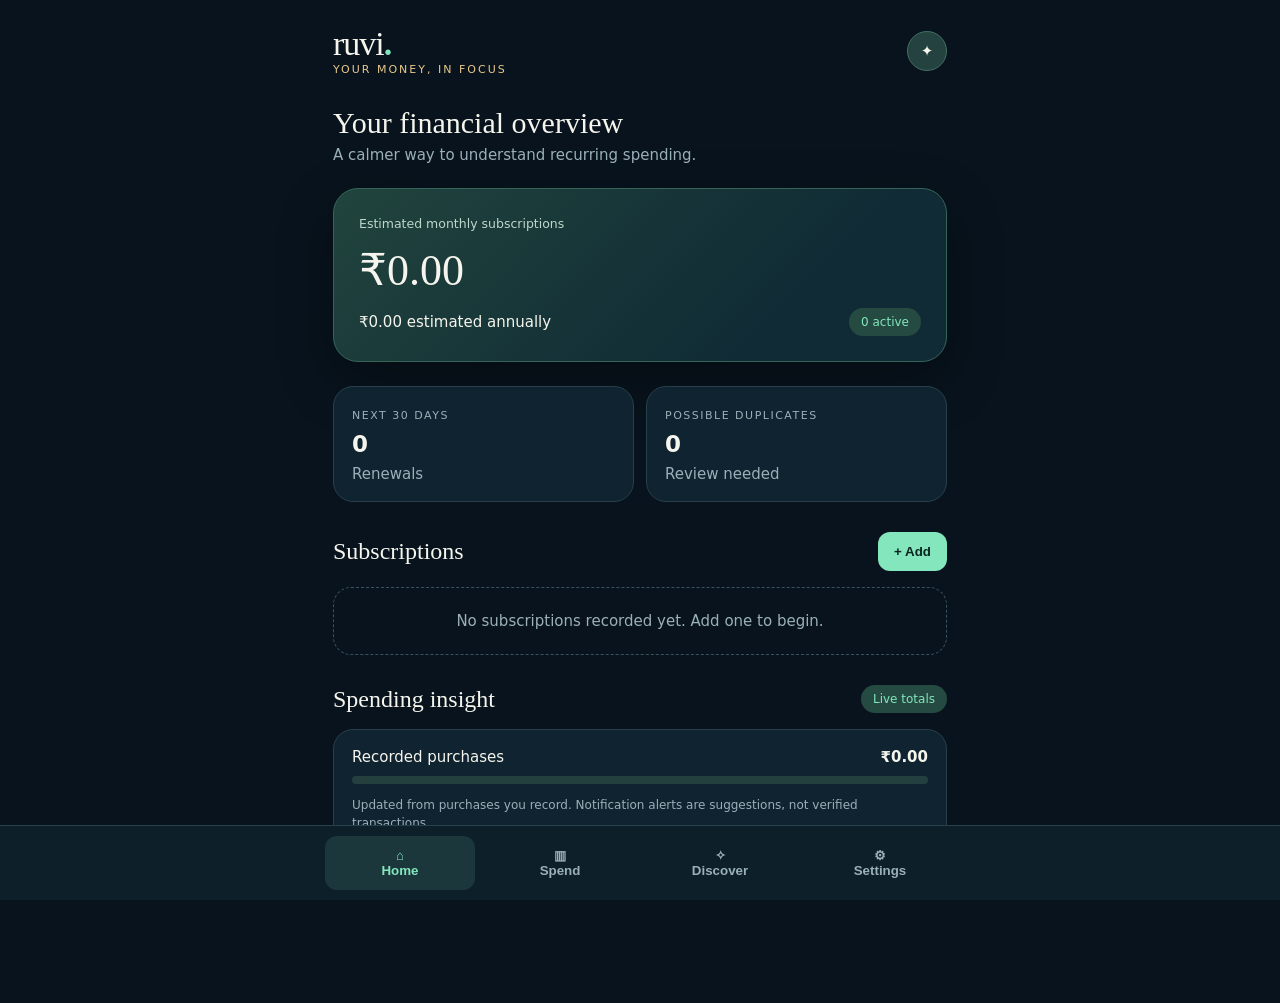
<file: index.html>
<!doctype html><html lang="en"><head><meta charset="utf-8"><meta name="viewport" content="width=device-width,initial-scale=1"><title>Ruvi · Premium</title><style>
:root{color-scheme:dark;--bg:#08131d;--surface:#102330;--surface2:#17303d;--ink:#f5f5ed;--muted:#9ab0b7;--mint:#83e6bc;--gold:#e8c88a}*{box-sizing:border-box}body{margin:0;background:var(--bg);color:var(--ink);font:15px system-ui,-apple-system,sans-serif}main{max-width:650px;margin:auto;padding:25px 18px 110px}.top{display:flex;justify-content:space-between;align-items:center}.brand{font-family:Georgia,serif;font-size:34px;letter-spacing:-1px}.brand b{color:var(--mint)}.tag{font-size:11px;letter-spacing:2px;color:var(--gold)}.avatar{background:#24423f;border:1px solid #456f61;border-radius:50%;width:40px;height:40px;display:grid;place-items:center}.muted{color:var(--muted)}h1{font:normal 30px Georgia,serif;margin:30px 0 6px}h2{font:normal 24px Georgia,serif;margin:0}h3{font-size:15px;margin:0 0 12px}.hero{background:linear-gradient(135deg,#21443d,#102b35 72%);border:1px solid #376458;border-radius:25px;padding:25px;margin:24px 0;box-shadow:0 20px 55px #0005}.hero small{color:#bed7cb}.hero .amount{font:normal 44px Georgia,serif;margin:12px 0}.row{display:flex;justify-content:space-between;gap:10px;align-items:center}.grid{display:grid;grid-template-columns:1fr 1fr;gap:12px}.tile,.panel{background:var(--surface);border:1px solid #27404b;border-radius:20px;padding:18px}.tile strong{display:block;font-size:23px;margin:8px 0}.eyebrow{font-size:11px;letter-spacing:1.5px;text-transform:uppercase;color:var(--muted)}.section{margin:30px 0}.sectionhead{margin-bottom:16px}.pill{border-radius:30px;padding:7px 12px;background:#254a41;color:var(--mint);font-size:12px}.entry{background:var(--surface);border:1px solid #25404b;border-radius:16px;padding:16px;margin:10px 0}.entry strong{font-size:17px}.entry .row{align-items:start}button{background:var(--mint);color:#0c2521;border:0;border-radius:12px;padding:12px 16px;font-weight:700;cursor:pointer}button.alt{background:#25404b;color:var(--ink)}button.warn{background:#52333b;color:#ffd8db}button.small{font-size:12px;padding:8px 10px}.actions{display:flex;flex-wrap:wrap;gap:8px;margin-top:14px}.hint{font-size:12px;color:var(--muted);line-height:1.5}.bar{height:8px;border-radius:10px;background:#23403e;margin-top:10px;overflow:hidden}.bar span{display:block;height:100%;background:var(--mint)}.nav{position:fixed;bottom:0;left:0;right:0;background:#0d202a;border-top:1px solid #28424d;display:flex;justify-content:center;padding:10px;gap:10px}.nav button{background:transparent;color:var(--muted);flex:1;max-width:150px}.nav button.active{color:var(--mint);background:#1b373b}dialog{background:#142b37;color:var(--ink);border:1px solid #34535a;border-radius:22px;width:min(92vw,460px);padding:22px}dialog::backdrop{background:#000b}label{display:block;margin:13px 0;font-size:13px;color:var(--muted)}input,select{width:100%;margin-top:6px;background:#0a1e28;color:white;border:1px solid #37505a;border-radius:10px;padding:12px;font-size:16px}.hidden{display:none}.empty{padding:24px;text-align:center;border:1px dashed #39535c;border-radius:18px;color:var(--muted)}.info{color:var(--gold);font-size:12px}.status{margin:12px 0;font-size:12px;color:var(--mint)}
</style></head><body><main><div class="top"><div><div class="brand">ruvi<b>.</b></div><div class="tag">YOUR MONEY, IN FOCUS</div></div><div class="avatar">✦</div></div><h1 id="greeting">Your financial overview</h1><div class="muted">A calmer way to understand recurring spending.</div><div id="home"><section class="hero"><small>Estimated monthly subscriptions</small><div class="amount" id="monthly">₹0</div><div class="row"><span id="annual">₹0 estimated annually</span><span class="pill" id="activeCount">0 active</span></div></section><div class="grid"><div class="tile"><span class="eyebrow">Next 30 days</span><strong id="renewals">0</strong><span class="muted">Renewals</span></div><div class="tile"><span class="eyebrow">Possible duplicates</span><strong id="duplicates">0</strong><span class="muted">Review needed</span></div></div><section class="section"><div class="row sectionhead"><h2>Subscriptions</h2><button onclick="openEditor()">+ Add</button></div><div id="subscriptions"></div></section><section class="section"><div class="row sectionhead"><h2>Spending insight</h2><span class="pill">Live totals</span></div><div class="panel"><div class="row"><span>Recorded purchases</span><strong id="purchaseTotal">₹0</strong></div><div class="bar"><span id="purchaseBar" style="width:0%"></span></div><p class="hint">Updated from purchases you record. Notification alerts are suggestions, not verified transactions.</p></div></section></div><div id="spend" class="hidden"><section class="section"><div class="row sectionhead"><h2>Spending journal</h2><button onclick="openPurchase()">+ Purchase</button></div><p class="hint">Track shopping and refunds with local-only records.</p><div id="purchases"></div></section></div><div id="discover" class="hidden"><section class="section"><h2>Discover payments</h2><p class="hint">Ruvi can detect possible payment notifications after you explicitly enable Android notification access. Notification content may include sensitive information; Ruvi stores only redacted event metadata on your device. It does not read historical notifications.</p><div class="actions"><button onclick="requestPermission()">Enable notification access</button><button class="alt" onclick="loadAlerts()">Refresh alerts</button></div><p id="permissionStatus" class="status"></p><div id="alerts"></div></section><section class="section"><h2>Gmail discovery</h2><div class="panel"><span class="pill">Not connected</span><p>Secure Gmail account connection is not available in this build. We will not request your password or pretend that email scanning is active.</p><p class="hint">A future release needs Google-approved OAuth integration and explicit Gmail read-only consent.</p></div></section></div><div id="settings" class="hidden"><section class="section"><h2>Privacy & settings</h2><p class="hint">Subscription and purchase records are stored in this app's local WebView storage. Uninstalling may delete them. No cloud backup is configured.</p><div class="actions"><button onclick="backup()">Export JSON backup</button><button class="alt" onclick="document.getElementById('restore').click()">Import backup</button><input id="restore" type="file" accept="application/json" class="hidden" onchange="restore(event)"></div><p class="hint">Import replaces existing local records. Exported backups are not encrypted; store them privately.</p><button class="warn" onclick="clearAlerts()">Clear detected alerts</button></section><section class="section"><h2>About Ruvi</h2><p>Version 5.4 · Premium interface · Private Android test build</p><p class="hint">Ruvi does not cancel subscriptions or make payments on your behalf.</p></section></div></main><nav class="nav"><button class="active" onclick="tab('home',this)">⌂<div>Home</div></button><button onclick="tab('spend',this)">▥<div>Spend</div></button><button onclick="tab('discover',this)">✧<div>Discover</div></button><button onclick="tab('settings',this)">⚙<div>Settings</div></button></nav><dialog id="editor"><form id="subscriptionForm"><h2 id="formTitle">Subscription</h2><input type="hidden" id="editId"><label>Service name<input id="service" required maxlength="80"></label><label>Amount in INR<input id="price" type="number" required min="0" step="0.01"></label><label>Billing cycle<select id="cycle"><option value="monthly">Monthly</option><option value="weekly">Weekly</option><option value="quarterly">Quarterly</option><option value="yearly">Yearly</option></select></label><label>Next renewal date<input id="renewal" type="date" required></label><div class="actions"><button type="submit">Save</button><button type="button" class="alt" onclick="editor.close()">Cancel</button></div></form></dialog><dialog id="purchaseDialog"><form id="purchaseForm"><h2>Record spending</h2><label>Merchant<input id="merchant" required maxlength="80"></label><label>Amount in INR<input id="purchaseAmount" type="number" required min="0" step="0.01"></label><label>Date<input id="purchaseDate" type="date" required></label><label>Type<select id="purchaseType"><option value="purchase">Purchase</option><option value="refund">Refund</option></select></label><div class="actions"><button type="submit">Save</button><button type="button" class="alt" onclick="purchaseDialog.close()">Cancel</button></div></form></dialog><script src="app.js"></script></body></html>
</file>
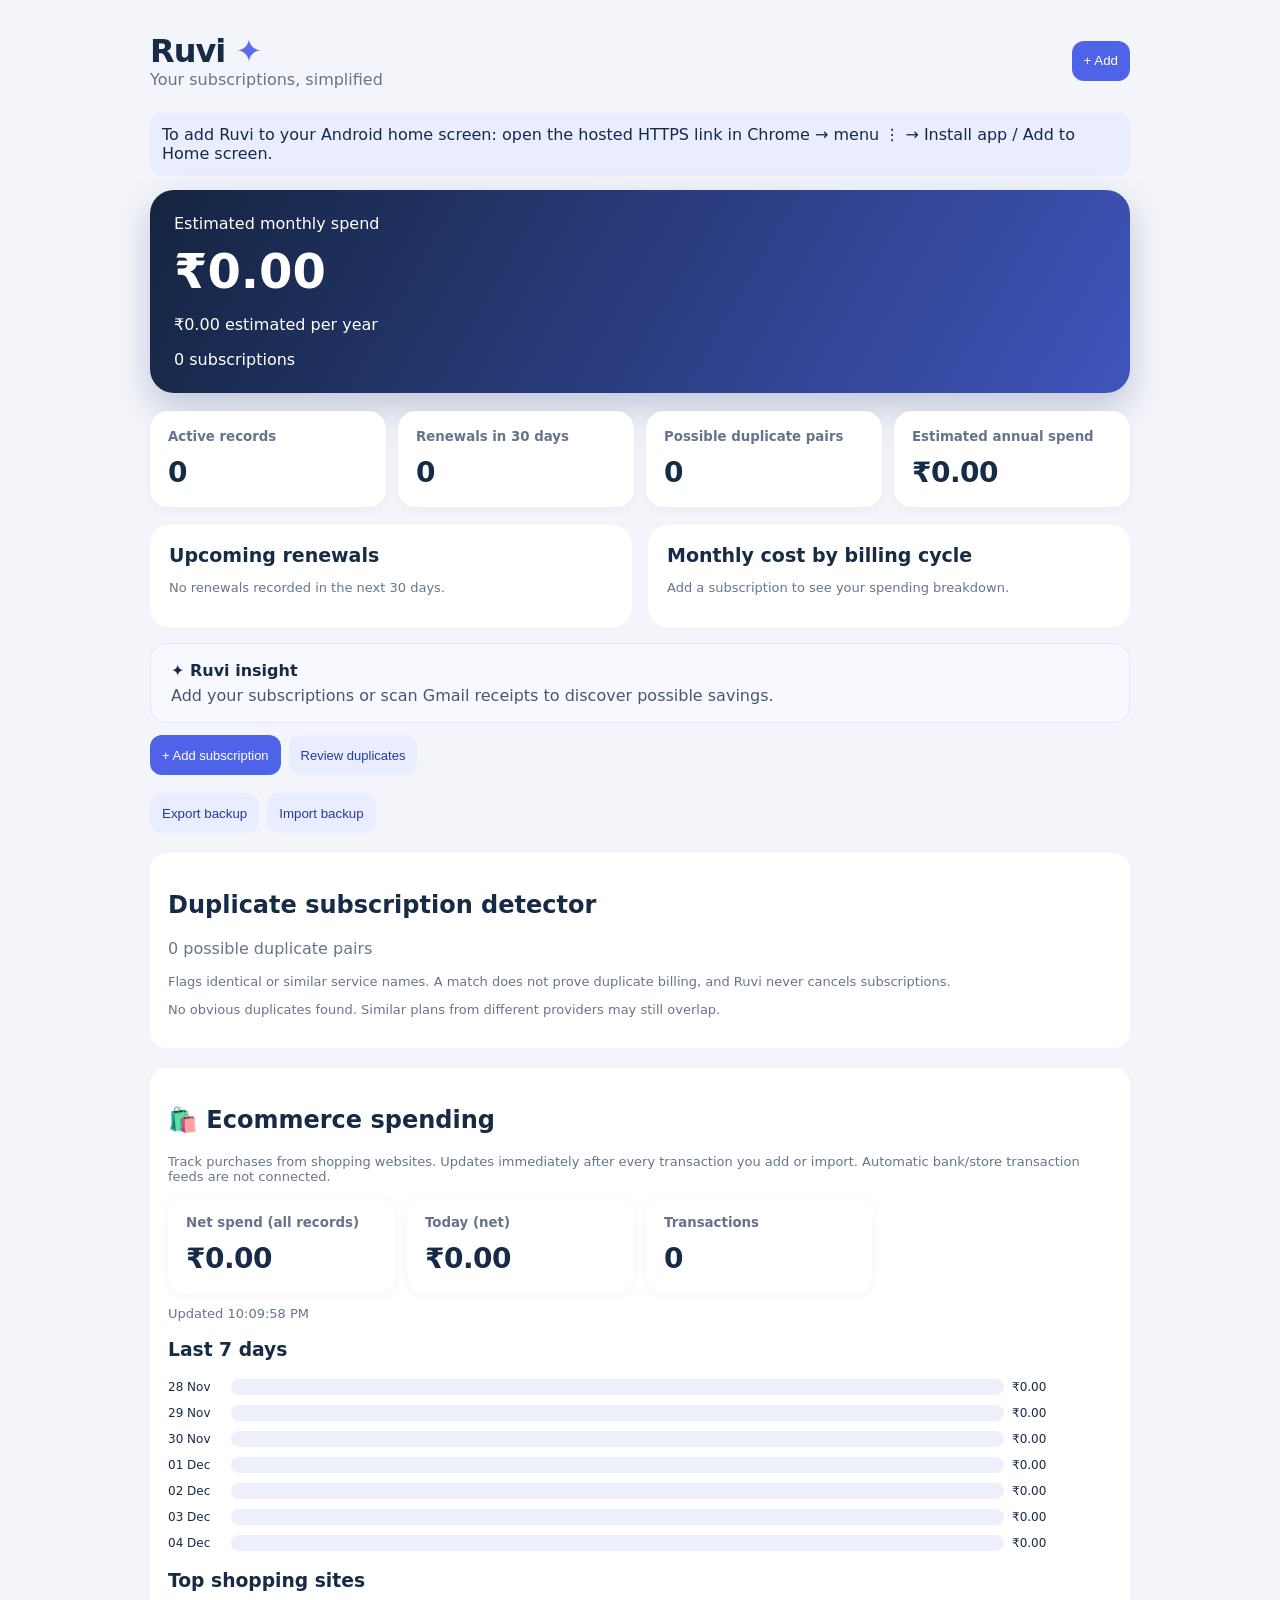
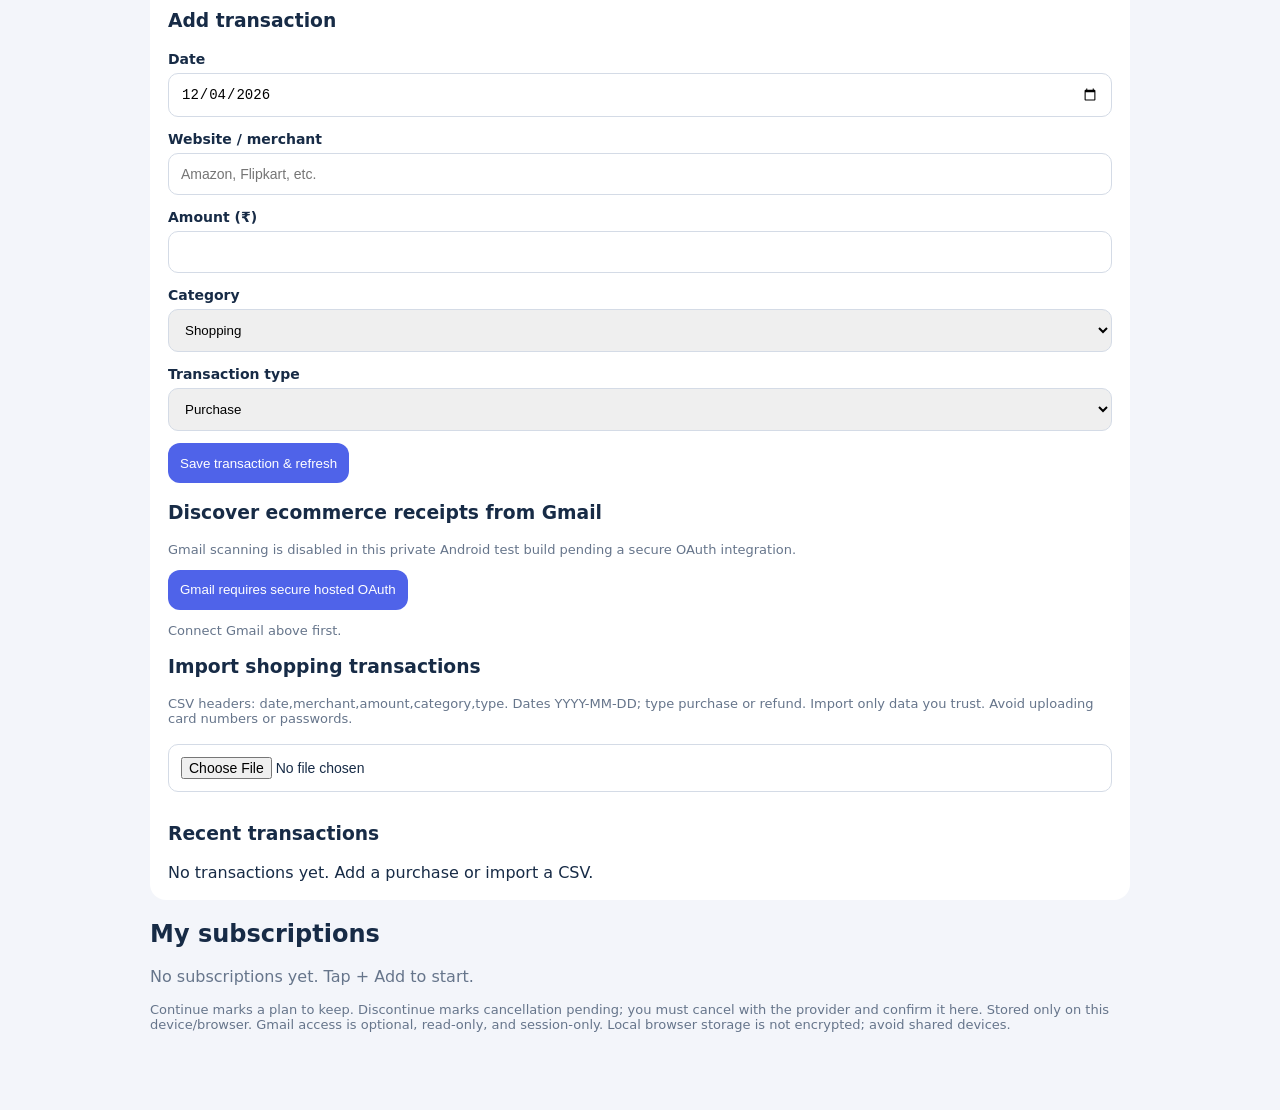
<file: app/src/main/assets/index.html>
<!doctype html><html lang="en"><head><meta charset="utf-8"><meta name="viewport" content="width=device-width,initial-scale=1"><meta name="theme-color" content="#172b46"><title>Ruvi — Subscriptions</title><link rel="manifest" href="manifest.webmanifest"><style>body{margin:0;background:#f5f7fb;color:#172b46;font:16px system-ui}main{max-width:520px;margin:auto;padding:22px}header{display:flex;justify-content:space-between;align-items:center}h1{font-size:32px;margin:0}.muted{color:#66758b}.hero{background:#172b46;color:white;border-radius:24px;padding:24px;margin:24px 0}.hero strong{font-size:36px}.card{background:white;padding:16px;border-radius:16px;margin:12px 0;box-shadow:0 2px 10px #172b4610;display:flex;justify-content:space-between;gap:10px;align-items:center}button{background:#4f63e9;color:white;border:0;border-radius:12px;padding:12px;cursor:pointer}button.secondary{background:#e9edff;color:#233c9e}input,select{box-sizing:border-box;width:100%;padding:12px;border:1px solid #d4dbe6;border-radius:10px;margin:5px 0 12px}dialog{border:0;border-radius:20px;max-width:400px;width:85%}dialog::backdrop{background:#172b4699}.actions{display:flex;gap:8px;flex-wrap:wrap}.small{font-size:13px}.cost{font-weight:700}.grow{min-width:0;overflow-wrap:anywhere}.discovery{align-items:flex-start}.discovery p{margin:8px 0}.section{background:#fff;border-radius:16px;padding:18px;margin:20px 0}.section input{font-size:14px}label{font-weight:600;font-size:14px}.subscription-actions{display:flex;flex-wrap:wrap;gap:6px;justify-content:flex-end}.subscription-actions button{font-size:12px;padding:9px}.keep-button{background:#147d60}.stop-button{background:#a73745}.card{align-items:flex-start;flex-direction:column}.card>div{width:100%}.subscription-actions{width:100%} .install-hint{padding:12px;background:#e9edff;border-radius:12px;margin:14px 0} .ecom-bar-row{display:grid;grid-template-columns:55px 1fr 100px;gap:8px;align-items:center;margin:10px 0;font-size:12px}.ecom-bar-bg{background:#edf0fa;height:16px;border-radius:8px;overflow:hidden}.ecom-bar-fill{height:100%;background:#5969e9}.ecom-entry{display:flex;align-items:center;gap:8px;flex-wrap:wrap;padding:9px 0;border-bottom:1px solid #e8ecf3}.ecom-entry span{flex:1;min-width:130px}.ecom-entry button{padding:7px} </style><link rel="stylesheet" href="dashboard.css"></head><body><main><header><div><h1>Ruvi <span style="color:#5b6dea">✦</span></h1><div class="muted">Your subscriptions, simplified</div></div><button onclick="openForm()">+ Add</button></header><div class="install-hint" id="installHint">To add Ruvi to your Android home screen: open the hosted HTTPS link in Chrome → menu ⋮ → Install app / Add to Home screen.</div><section class="hero"><div>Estimated monthly spend</div><strong id="monthly">₹0</strong><p id="yearly">₹0 per year</p><div id="count">0 subscriptions</div></section><section class="dashboard-grid" aria-label="Subscription metrics"><div class="metric"><small>Active records</small><strong id="metric-active">0</strong></div><div class="metric"><small>Renewals in 30 days</small><strong id="metric-next">0</strong></div><div class="metric"><small>Possible duplicate pairs</small><strong id="metric-risk">0</strong></div><div class="metric"><small>Estimated annual spend</small><strong id="metric-annual">₹0</strong></div></section><section class="dashboard-panels"><div class="panel"><h2>Upcoming renewals</h2><div id="renewal-list"></div></div><div class="panel"><h2>Monthly cost by billing cycle</h2><div id="spend-chart"></div></div></section><div class="insight"><strong>✦ Ruvi insight</strong><p id="insight-text"></p></div><div class="quick-actions"><button onclick="openForm()">+ Add subscription</button><button class="secondary" data-target="duplicate-section">Review duplicates</button></div><div class="actions"><button class="secondary" onclick="exportData()">Export backup</button><button class="secondary" onclick="document.getElementById('import').click()">Import backup</button><input id="import" type="file" accept="application/json" hidden onchange="importData(event)"></div><section class="section" id="gmail-section" hidden><h2>Discover from Gmail</h2><p class="muted small">Optional: Google read-only permission lets Ruvi inspect possible receipt subjects, senders and short snippets. No email is sent to a Ruvi server. Results are suggestions, not confirmed active subscriptions. The session token is not saved.</p><label>Google OAuth Web Client ID<input id="clientId" autocomplete="off" placeholder="123456-abc.apps.googleusercontent.com"></label><p class="muted small">Set up your own Google Cloud OAuth client, enable Gmail API, and register this site’s HTTPS origin. See README for setup. Do not enter a client secret.</p><div class="actions"><button id="connect" type="button">Connect Gmail &amp; scan</button><button id="disconnect" type="button" class="secondary" hidden>Disconnect</button></div><p id="gmailStatus" role="status" class="muted small">Not connected.</p><div id="findings"></div></section><section class="section" id="duplicate-section"><h2>Duplicate subscription detector</h2><p id="duplicateCount" class="muted">0 possible duplicate pairs</p><p class="muted small">Flags identical or similar service names. A match does not prove duplicate billing, and Ruvi never cancels subscriptions.</p><div id="duplicates"></div></section><section class="section" id="ecommerce-section"><h2>🛍️ Ecommerce spending</h2><p class="muted small">Track purchases from shopping websites. Updates immediately after every transaction you add or import. Automatic bank/store transaction feeds are not connected.</p><div class="dashboard-grid"><div class="metric"><small>Net spend (all records)</small><strong id="ecom-total">₹0</strong></div><div class="metric"><small>Today (net)</small><strong id="ecom-today">₹0</strong></div><div class="metric"><small>Transactions</small><strong id="ecom-count">0</strong></div></div><p class="muted small" id="ecom-updated"></p><h3>Last 7 days</h3><div id="ecom-chart"></div><h3>Top shopping sites</h3><div id="ecom-merchants"></div><h3>Add transaction</h3><form id="ecom-form"><label>Date<input type="date" id="ecom-date" required></label><label>Website / merchant<input id="ecom-merchant" placeholder="Amazon, Flipkart, etc." required></label><label>Amount (₹)<input id="ecom-amount" type="number" min="0" step="0.01" required></label><label>Category<select id="ecom-category"><option>Shopping</option><option>Groceries</option><option>Electronics</option><option>Fashion</option><option>Household</option><option>Other</option></select></label><label>Transaction type<select id="ecom-type"><option value="purchase">Purchase</option><option value="refund">Refund</option></select></label><button type="submit">Save transaction & refresh</button></form><h3>Discover ecommerce receipts from Gmail</h3><p class="muted small">Gmail scanning is disabled in this private Android test build pending a secure OAuth integration.</p><div class="actions"><button id="scan-ecom" type="button" disabled>Gmail requires secure hosted OAuth</button></div><p id="ecom-scan-status" class="muted small" role="status">Connect Gmail above first.</p><div id="ecom-findings"></div><h3>Import shopping transactions</h3><p class="muted small">CSV headers: date,merchant,amount,category,type. Dates YYYY-MM-DD; type purchase or refund. Import only data you trust. Avoid uploading card numbers or passwords.</p><input type="file" id="ecom-csv" accept=".csv,text/csv"><h3>Recent transactions</h3><div id="ecom-list"></div></section><h2>My subscriptions</h2><div id="items"></div><p class="muted small">Continue marks a plan to keep. Discontinue marks cancellation pending; you must cancel with the provider and confirm it here. Stored only on this device/browser. Gmail access is optional, read-only, and session-only. Local browser storage is not encrypted; avoid shared devices.</p></main><dialog id="editor"><form id="form"><h2 id="formTitle">Add subscription</h2><input id="editId" type="hidden"><label>Service name<input id="name" required placeholder="e.g. ChatGPT Plus"></label><label>Amount (₹)<input id="amount" required type="number" min="0" step="0.01"></label><label>Billing cycle<select id="cycle"><option value="monthly">Monthly</option><option value="yearly">Yearly</option><option value="weekly">Weekly</option><option value="quarterly">Quarterly</option></select></label><label>Next renewal<input id="renewal" required type="date"></label><label>Payment method (optional)<input id="method" placeholder="UPI / card / other"></label><div class="actions"><button type="submit">Save</button><button type="button" class="secondary" onclick="editor.close()">Cancel</button></div></form></dialog><script src="duplicates.js"></script><script src="app.js"></script><script src="dashboard.js"></script><script src="transactions.js"></script></body></html>
</file>
<file: app/src/main/assets/dashboard.css>
:root{color-scheme:light}body{background:#f3f5fa}main{max-width:980px;padding:24px 18px 65px}header{padding:8px 0 10px}h1{letter-spacing:-1px}.hero{background:linear-gradient(120deg,#14243f,#4054bc);box-shadow:0 14px 35px #263c7740;margin:15px 0 18px}.hero strong{display:block;margin-top:10px;font-size:clamp(32px,7vw,48px)}.dashboard-grid{display:grid;grid-template-columns:repeat(4,minmax(0,1fr));gap:12px}.metric{background:white;border-radius:18px;padding:18px;box-shadow:0 2px 12px #172b460c}.metric small{display:block;color:#64748b;font-weight:600;margin-bottom:12px}.metric strong{font-size:clamp(21px,3vw,28px);letter-spacing:-.5px}.dashboard-panels{display:grid;grid-template-columns:1fr 1fr;gap:16px;margin-top:18px}.panel{background:white;border-radius:20px;padding:19px;min-width:0}.panel h2{margin:0 0 14px;font-size:19px}.dash-row{display:flex;align-items:center;justify-content:space-between;gap:12px;border-bottom:1px solid #edf0f5;padding:12px 0}.dash-row:last-child{border:0}.dash-row b{display:block}.dash-row small{display:block;color:#64748b;margin-top:4px}.bar-item{margin:14px 0 20px}.bar-heading{display:flex;justify-content:space-between;gap:12px;font-size:13px;margin-bottom:8px}.bar-track{height:10px;border-radius:12px;background:#e9edf8;overflow:hidden}.bar-fill{height:100%;border-radius:12px;background:linear-gradient(90deg,#5465d9,#7f8ff2)}.insight{margin-top:16px;padding:17px 20px;border:1px solid #dfe5fb;background:#f8f9ff;border-radius:16px}.insight strong{display:block;margin-bottom:6px}.insight p{margin:0;color:#485672}.quick-actions{display:flex;flex-wrap:wrap;gap:8px;margin:12px 0 18px}.quick-actions button{font-size:13px}.section{scroll-margin-top:15px}.card{flex-wrap:wrap}button{min-height:40px}@media(max-width:650px){.dashboard-grid{grid-template-columns:repeat(2,minmax(0,1fr))}.dashboard-panels{grid-template-columns:1fr}.metric{padding:14px}.hero{padding:22px}.panel{padding:16px}main{padding:14px 12px 50px}}
</file>
